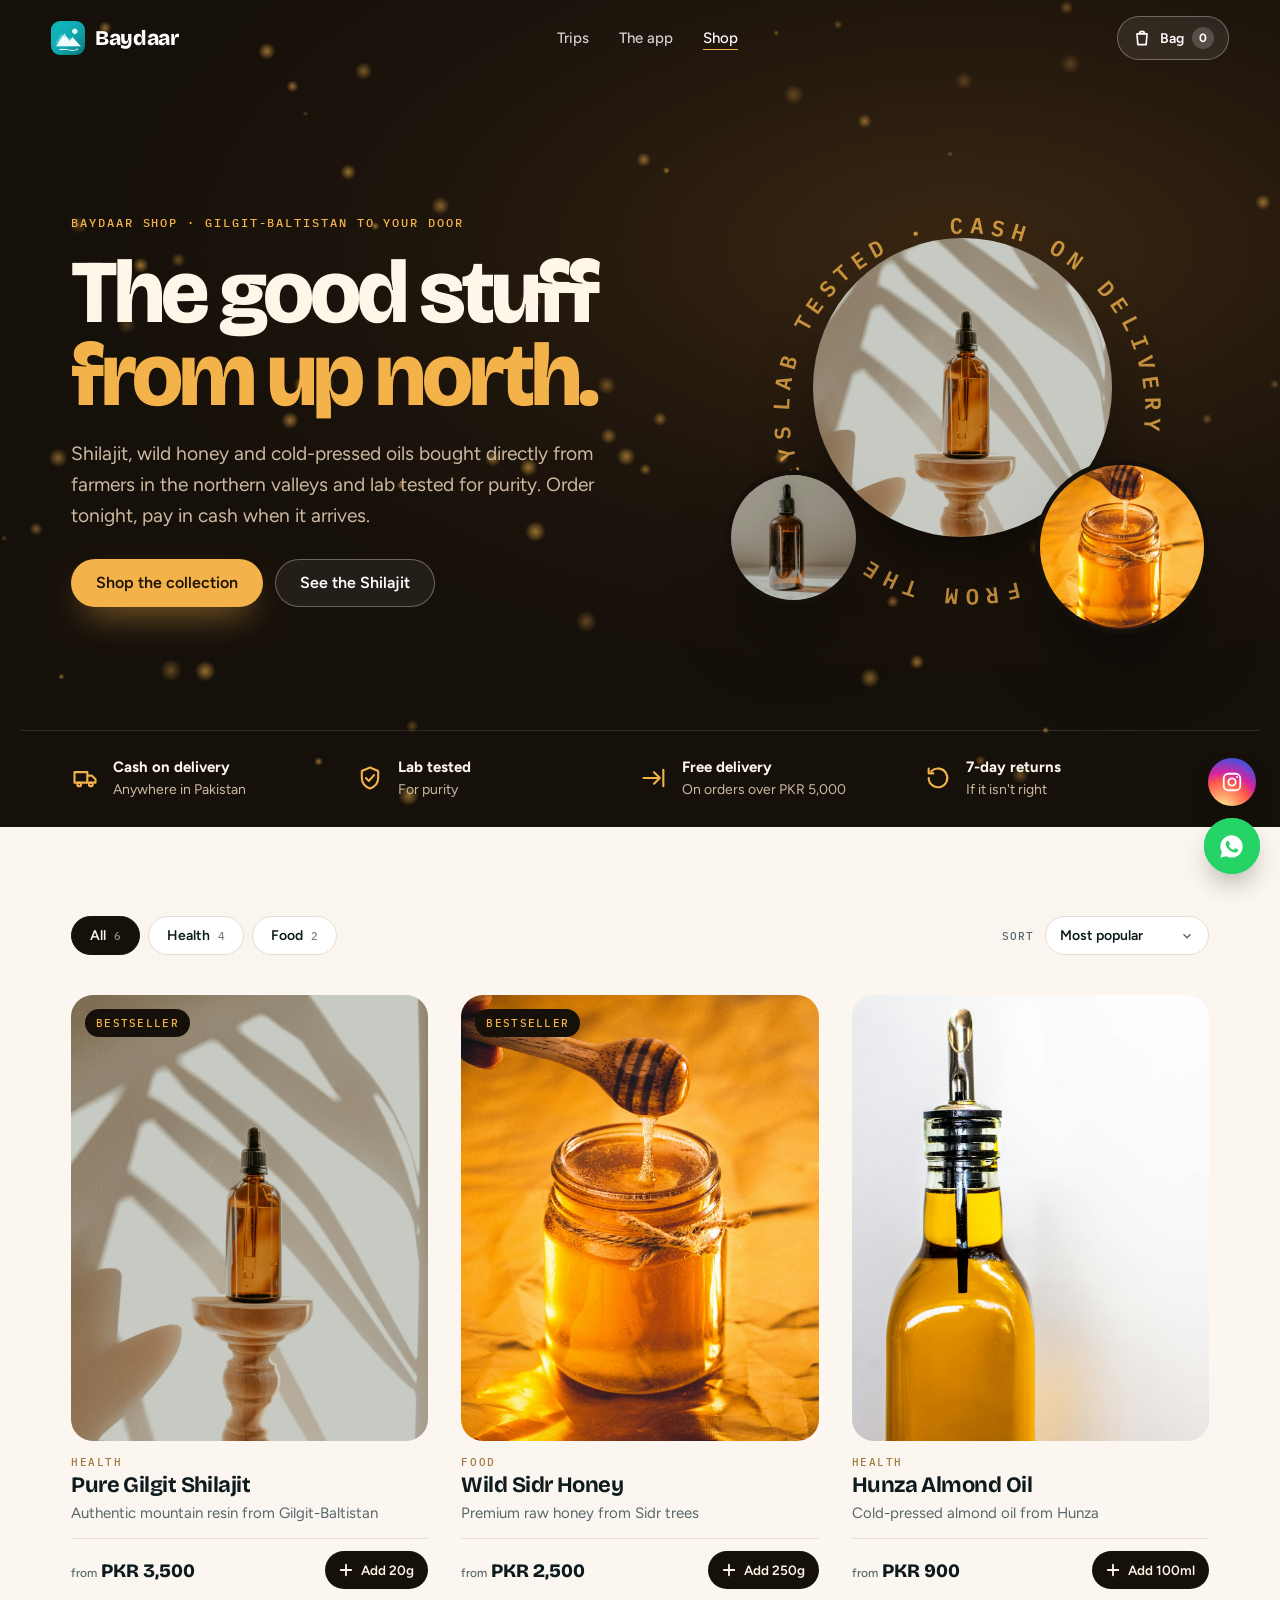
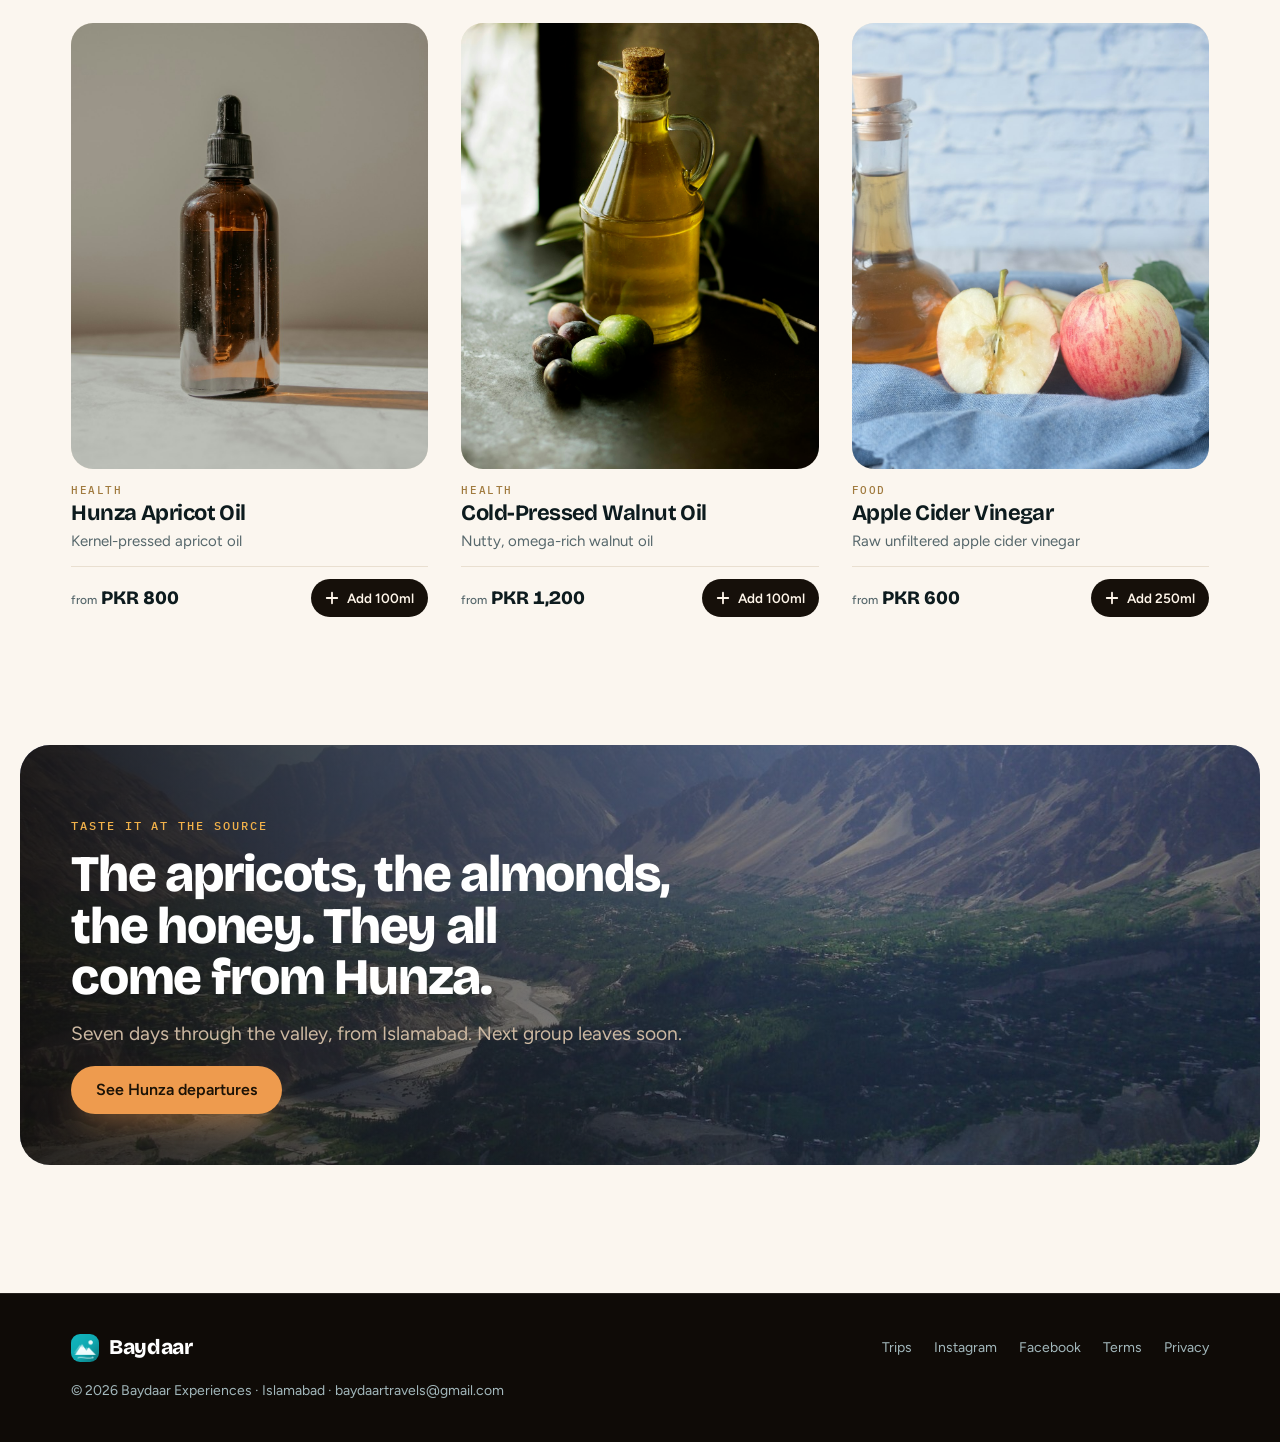
<file: shop.html>
<!doctype html>
<html lang="en">
<head>
<meta charset="utf-8">
<meta name="viewport" content="width=device-width, initial-scale=1, viewport-fit=cover">
<title>Baydaar Shop</title>
<meta name="description" content="Pure Gilgit Shilajit, wild Sidr honey and cold-pressed oils from Pakistan's northern valleys. Cash on delivery across Pakistan.">
<meta name="theme-color" content="#16100A">
<link rel="icon" href="img/icon.png">
<link rel="preconnect" href="https://fonts.googleapis.com">
<link rel="preconnect" href="https://fonts.gstatic.com" crossorigin>
<link rel="stylesheet" href="https://fonts.googleapis.com/css2?family=Bricolage+Grotesque:opsz,wght@12..96,400;12..96,600;12..96,800&family=Figtree:wght@400;500;600;700&family=IBM+Plex+Mono:wght@400;500&display=swap">
<link rel="stylesheet" href="style.css">
<link rel="stylesheet" href="shop.css">
</head>
<body class="shop-page">

<header class="nav" data-nav>
  <a class="brand" href="index.html"><img src="img/icon.png" alt="" width="34" height="34"><span>Baydaar</span></a>
  <nav aria-label="Main">
    <a href="index.html#departures">Trips</a>
    <a href="index.html#app">The app</a>
    <a href="shop.html" aria-current="page">Shop</a>
  </nav>
  <div class="nav-actions">
    <button class="bag-btn" type="button" data-bag-open aria-label="Open your bag">
      <svg viewBox="0 0 24 24" width="20" height="20" fill="none" stroke="currentColor" stroke-width="2" stroke-linecap="round" stroke-linejoin="round" aria-hidden="true"><path d="M6 7h12l-1 13H7L6 7z"/><path d="M9 7a3 3 0 0 1 6 0"/></svg>
      <span>Bag</span><b data-bag-count>0</b>
    </button>
    <button class="menu-btn" type="button" data-menu-btn aria-expanded="false" aria-controls="menu" aria-label="Menu"><span></span><span></span></button>
  </div>
</header>

<div class="menu" id="menu" data-menu>
  <nav aria-label="Mobile">
    <a href="index.html"><small>Home</small>Baydaar Experiences</a>
    <a href="index.html#departures"><small>Trips</small>Leaving soon</a>
    <a href="shop.html"><small>Shop</small>From the valleys</a>
    <a href="index.html#call"><small>Talk</small>Book a 15-min call</a>
  </nav>
  <div class="menu-foot">
    <a href="https://www.instagram.com/baydaarexperiences/" target="_blank" rel="noopener">Instagram</a>
    <a href="https://www.facebook.com/baydaarexperiences/" target="_blank" rel="noopener">Facebook</a>
    <a href="https://www.tiktok.com/@baydaarexperiences" target="_blank" rel="noopener">TikTok</a>
  </div>
</div>

<main>
  <!-- ============ Hero ============ -->
  <section class="s-hero">
    <canvas class="dust" data-dust aria-hidden="true"></canvas>
    <div class="wrap s-hero-grid">
      <div class="s-hero-copy">
        <p class="eyebrow on-dark">Baydaar Shop · Gilgit-Baltistan to your door</p>
        <h1>The good stuff <span>from up north.</span></h1>
        <p class="lede on-dark">Shilajit, wild honey and cold-pressed oils bought directly from farmers in the northern valleys and lab tested for purity. Order tonight, pay in cash when it arrives.</p>
        <div class="cta-row">
          <a class="btn btn-honey" href="#catalogue">Shop the collection</a>
          <button class="btn btn-ghost" type="button" data-open-product="gilgit-shilajit">See the Shilajit</button>
        </div>
      </div>
      <div class="s-hero-art" aria-hidden="true">
        <div class="orb o1"><img src="img/shop/shilajit-1.jpg" alt=""></div>
        <div class="orb o2"><img src="img/shop/honey-1.jpg" alt=""></div>
        <div class="orb o3"><img src="img/shop/apricot-1.jpg" alt=""></div>
        <svg class="ring" viewBox="0 0 200 200"><defs><path id="srp" d="M100,100 m-80,0 a80,80 0 1,1 160,0 a80,80 0 1,1 -160,0"/></defs><text><textPath href="#srp">LAB TESTED · CASH ON DELIVERY · DIRECT FROM THE VALLEYS · </textPath></text></svg>
      </div>
    </div>
    <ul class="wrap perks">
      <li><svg viewBox="0 0 24 24" aria-hidden="true"><path d="M3 7h11v9H3zM14 10h4l3 3v3h-7"/><circle cx="7" cy="17.5" r="1.6"/><circle cx="17" cy="17.5" r="1.6"/></svg><span><b>Cash on delivery</b>Anywhere in Pakistan</span></li>
      <li><svg viewBox="0 0 24 24" aria-hidden="true"><path d="M12 3l7 3v6c0 4.5-3 7.5-7 9-4-1.5-7-4.5-7-9V6l7-3z"/><path d="M8.5 12l2.5 2.5 4.5-5"/></svg><span><b>Lab tested</b>For purity</span></li>
      <li><svg viewBox="0 0 24 24" aria-hidden="true"><path d="M3 12h13M12 7l5 5-5 5"/><path d="M20 5v14"/></svg><span><b>Free delivery</b>On orders over PKR 5,000</span></li>
      <li><svg viewBox="0 0 24 24" aria-hidden="true"><path d="M4 12a8 8 0 1 0 2.3-5.7"/><path d="M4 4v4h4"/></svg><span><b>7-day returns</b>If it isn't right</span></li>
    </ul>
  </section>

  <!-- ============ Catalogue ============ -->
  <section id="catalogue" class="s-cat">
    <div class="wrap">
      <div class="cat-bar">
        <div class="cat-tabs" role="group" aria-label="Filter products" data-cat-tabs>
          <button type="button" aria-pressed="true" data-cat="all">All <span></span></button>
          <button type="button" aria-pressed="false" data-cat="health">Health <span></span></button>
          <button type="button" aria-pressed="false" data-cat="food">Food <span></span></button>
        </div>
        <label class="sort"><span>Sort</span>
          <select id="sort" data-sort>
            <option value="pop">Most popular</option>
            <option value="lo">Price: low to high</option>
            <option value="hi">Price: high to low</option>
          </select>
        </label>
      </div>
      <div class="grid" data-grid></div>
    </div>
  </section>

  <!-- ============ Cross-sell ============ -->
  <section class="s-trip">
    <div class="wrap s-trip-card">
      <img src="img/eagle.jpg" alt="Hunza valley from Eagle's Nest" loading="lazy">
      <div>
        <p class="eyebrow on-dark">Taste it at the source</p>
        <h2>The apricots, the almonds, the honey. They all come from Hunza.</h2>
        <p class="lede on-dark">Seven days through the valley, from Islamabad. Next group leaves soon.</p>
        <a class="btn btn-primary" href="index.html#departures">See Hunza departures</a>
      </div>
    </div>
  </section>
</main>

<footer class="foot">
  <div class="wrap foot-row">
    <a class="brand" href="index.html"><img src="img/icon.png" alt="" width="28" height="28"><span>Baydaar</span></a>
    <nav aria-label="Footer">
      <a href="index.html#departures">Trips</a>
      <a href="https://www.instagram.com/baydaarexperiences/" target="_blank" rel="noopener">Instagram</a>
      <a href="https://www.facebook.com/baydaarexperiences/" target="_blank" rel="noopener">Facebook</a>
      <a href="https://baydaarexperiences.com/terms/" target="_blank" rel="noopener">Terms</a>
      <a href="https://baydaarexperiences.com/privacy/" target="_blank" rel="noopener">Privacy</a>
    </nav>
    <p class="copy">© 2026 Baydaar Experiences · Islamabad · <span class="sel">baydaartravels@gmail.com</span></p>
  </div>
</footer>

<!-- Floating contact -->
<div class="fab">
  <a class="fab-btn fab-ig" data-fab-ig href="https://www.instagram.com/baydaarexperiences/" target="_blank" rel="noopener" aria-label="Baydaar on Instagram">
    <svg viewBox="0 0 24 24" fill="none" stroke="currentColor" stroke-width="2" aria-hidden="true"><rect x="3" y="3" width="18" height="18" rx="5"/><circle cx="12" cy="12" r="4"/><circle cx="17.5" cy="6.5" r="1.1" fill="currentColor" stroke="none"/></svg>
    <span class="fab-tip">@baydaarexperiences</span>
  </a>
  <a class="fab-btn fab-wa" data-fab-wa href="#" aria-label="Chat with Baydaar on WhatsApp">
    <svg viewBox="0 0 24 24" aria-hidden="true"><path fill="currentColor" d="M12.04 2C6.58 2 2.13 6.45 2.13 11.91c0 1.75.46 3.45 1.32 4.95L2.05 22l5.25-1.38c1.45.79 3.08 1.21 4.74 1.21 5.46 0 9.91-4.45 9.91-9.91C21.95 6.45 17.5 2 12.04 2zm5.8 14.02c-.24.68-1.41 1.3-1.95 1.35-.5.05-.97.23-3.27-.68-2.77-1.09-4.52-3.93-4.66-4.11-.14-.18-1.11-1.48-1.11-2.82 0-1.34.7-2 .95-2.27.25-.27.54-.34.72-.34h.52c.17 0 .39-.06.61.46.23.54.77 1.87.84 2.01.07.14.11.3.02.48-.09.18-.14.3-.27.46-.14.16-.29.36-.41.48-.14.14-.28.29-.12.56.16.27.71 1.17 1.52 1.9 1.050.93 1.93 1.22 2.2 1.36.27.14.43.11.59-.07.16-.18.68-.79.86-1.07.18-.27.36-.23.61-.14.25.09 1.58.75 1.85.88.27.14.45.2.52.32.07.11.07.66-.17 1.34z"/></svg>
    <span class="fab-tip">Ask about an order</span>
  </a>
</div>

<!-- ============ Product view ============ -->
<div class="pdp" data-pdp hidden>
  <div class="pdp-backdrop" data-pdp-close></div>
  <article class="pdp-dialog" role="dialog" aria-modal="true" aria-labelledby="pdp-name">
    <button class="bk-x" type="button" data-pdp-close aria-label="Close">
      <svg viewBox="0 0 24 24" width="20" height="20" fill="none" stroke="currentColor" stroke-width="2.2" stroke-linecap="round"><path d="M6 6l12 12M18 6L6 18"/></svg></button>
    <div class="pdp-gallery">
      <div class="pdp-main"><img data-pdp-img src="img/shop/shilajit-1.jpg" alt=""></div>
      <div class="pdp-thumbs" data-pdp-thumbs></div>
    </div>
    <div class="pdp-info">
      <p class="eyebrow" data-pdp-cat>Health</p>
      <h2 id="pdp-name" data-pdp-name>Pure Gilgit Shilajit</h2>
      <p class="pdp-short" data-pdp-short></p>
      <p class="pdp-price"><b data-pdp-price>PKR 3,500</b><span data-pdp-unit></span></p>
      <span class="flabel">Size</span>
      <div class="sizes" data-pdp-sizes role="radiogroup" aria-label="Size"></div>
      <div class="pdp-buy">
        <div class="qty"><button type="button" data-pdp-minus aria-label="One fewer">−</button><output data-pdp-qty>1</output><button type="button" data-pdp-plus aria-label="One more">+</button></div>
        <button class="btn btn-honey" type="button" data-pdp-add>Add to bag</button>
      </div>
      <p class="pdp-free" data-pdp-free></p>
      <div class="acc">
        <details open><summary>About this product</summary><p data-pdp-desc></p></details>
        <details><summary>Delivery and payment</summary><p>Cash on delivery anywhere in Pakistan. The courier calls before delivering. Free delivery on orders over PKR 5,000; below that, the delivery charge is confirmed when we call.</p></details>
        <details><summary>Returns</summary><p>Changed your mind? Message us within 7 days of delivery to return it.</p></details>
      </div>
    </div>
  </article>
</div>

<!-- ============ Bag drawer ============ -->
<div class="bag" data-bag hidden>
  <div class="bag-backdrop" data-bag-close></div>
  <aside class="bag-panel" role="dialog" aria-modal="true" aria-labelledby="bag-title">
    <header class="bag-head">
      <h2 id="bag-title" data-bag-title>Your bag</h2>
      <button class="bk-x" type="button" data-bag-close aria-label="Close bag">
        <svg viewBox="0 0 24 24" width="20" height="20" fill="none" stroke="currentColor" stroke-width="2.2" stroke-linecap="round"><path d="M6 6l12 12M18 6L6 18"/></svg></button>
    </header>

    <!-- view: cart -->
    <div class="bag-view" data-view="cart">
      <div class="free-bar" data-free><p data-free-msg></p><span><i data-free-fill></i></span></div>
      <ul class="lines" data-lines></ul>
      <div class="bag-empty" data-empty hidden>
        <p>Your bag is empty.</p>
        <button class="btn btn-honey" type="button" data-bag-close>Browse the shop</button>
      </div>
      <footer class="bag-foot" data-bag-foot>
        <div class="sum"><span>Subtotal</span><b data-subtotal>PKR 0</b></div>
        <div class="sum small"><span>Delivery</span><span data-delivery>Free</span></div>
        <div class="sum small"><span>Payment</span><span>Cash on delivery</span></div>
        <button class="btn btn-honey wide" type="button" data-checkout>Checkout · <span data-total>PKR 0</span></button>
      </footer>
    </div>

    <!-- view: checkout -->
    <form class="bag-view" data-view="checkout" data-co-form hidden novalidate>
      <button class="linkish back" type="button" data-co-back>← Back to bag</button>
      <h3>Where should it go?</h3>
      <div class="field"><label for="co-name">Full name</label><input id="co-name" autocomplete="name" required></div>
      <div class="field"><label for="co-phone">Phone (the courier calls this)</label><input id="co-phone" type="tel" autocomplete="tel" required placeholder="03xx xxxxxxx"></div>
      <div class="field"><label for="co-city">City</label>
        <select id="co-city" autocomplete="address-level2"><option>Islamabad</option><option>Rawalpindi</option><option>Lahore</option><option>Karachi</option><option>Peshawar</option><option>Faisalabad</option><option>Multan</option><option>Quetta</option><option>Gilgit</option><option>Other city</option></select></div>
      <div class="field"><label for="co-addr">Full address</label><textarea id="co-addr" rows="3" autocomplete="street-address" required placeholder="House, street, area, nearest landmark"></textarea></div>
      <div class="field"><label for="co-notes">Order notes <span>optional</span></label><input id="co-notes" placeholder="Gift wrap, call after 6 pm…"></div>
      <div class="pay-card" aria-label="Payment method">
        <span class="radio on"></span>
        <div><b>Cash on delivery</b><small>Pay the rider when it arrives. No card needed.</small></div>
      </div>
      <p class="bk-err" data-co-err role="alert" hidden></p>
      <div class="bag-foot">
        <div class="sum"><span>To pay on delivery</span><b data-co-total>PKR 0</b></div>
        <button class="btn btn-honey wide" type="submit">Place order</button>
      </div>
    </form>

    <!-- view: placed -->
    <div class="bag-view placed" data-view="placed" hidden>
      <svg class="jar" viewBox="0 0 80 100" aria-hidden="true"><path class="lid" d="M20 12h40v12H20z"/><path class="glass" d="M16 28c0-3 3-4 6-4h36c3 0 6 1 6 4v56c0 6-4 10-10 10H26c-6 0-10-4-10-10z"/><path class="fill" d="M18 58c10-6 20 6 30 0s12-4 14-2v28c0 5-3 8-8 8H26c-5 0-8-3-8-8z"/></svg>
      <p class="eyebrow">Order <span data-order-ref>BO-0000</span></p>
      <h3>Almost packed.</h3>
      <p class="placed-msg" data-placed-msg></p>
      <div class="cta-col">
        <a class="btn btn-honey wide" data-order-send target="_blank" rel="noopener" href="#">Send order on WhatsApp</a>
        <button class="linkish" type="button" data-bag-close>Keep shopping</button>
      </div>
    </div>
  </aside>
</div>

<div class="toast" data-toast role="status" aria-live="polite"></div>

<script src="config.js"></script>
<script src="shop.js"></script>
</body>
</html>
</file>
<file: style.css>
/* Baydaar Experiences · the page is a climb, 540 m to 4,693 m.
   Brand faces and colours match the Baydaar app (Bricolage Grotesque, Figtree, teal #0FA8B0, apricot #EE9B4E). */

:root{
  --night:#0B1A21;     /* glacier night: departures, hero base */
  --night-2:#112832;
  --summit:#060E13;    /* the last section, under stars */
  --resin:#16100A;     /* shilajit brown: shop */
  --snow:#EEF3F1;      /* light sections */
  --paper:#FFFFFF;
  --ink:#0D1B1E;
  --muted:#56676B;
  --line:#D7E0DF;
  --teal:#0FA8B0;
  --teal-ink:#0A7C83;
  --teal-bright:#3CD0D7;
  --apricot:#EE9B4E;
  --honey:#F3B24A;
  --on-dark:#EEF4F4;
  --on-dark-muted:#A3B8BC;
  --line-dark:rgba(238,244,244,.14);

  --display:"Bricolage Grotesque","Avenir Next","Segoe UI",system-ui,sans-serif;
  --body:"Figtree","Helvetica Neue","Segoe UI",system-ui,sans-serif;
  --mono:"IBM Plex Mono",ui-monospace,"SF Mono",Menlo,monospace;
  --urdu:"Noto Nastaliq Urdu","Jameel Noori Nastaleeq",serif;

  --gutter:clamp(16px,4vw,56px);
  --ease:cubic-bezier(.2,.8,.2,1);
  color-scheme:light;
}

*{box-sizing:border-box}
html{scroll-behavior:smooth;-webkit-text-size-adjust:100%}
html.lenis{scroll-behavior:auto}
body{margin:0;background:var(--night);color:var(--ink);font:400 17px/1.6 var(--body);-webkit-font-smoothing:antialiased;overflow-x:hidden}
img{max-width:100%;display:block}
a{color:inherit}
button,input,select{font:inherit;color:inherit}
:focus-visible{outline:3px solid var(--apricot);outline-offset:3px;border-radius:8px}
[hidden]{display:none!important}
h1,h2,h3{font-family:var(--display);letter-spacing:-.025em;line-height:1;margin:0;text-wrap:balance}
p{margin:0}
.wrap{max-width:1240px;margin-inline:auto;padding-inline:var(--gutter)}
section{position:relative}

.eyebrow{font:500 12px/1.2 var(--mono);letter-spacing:.16em;text-transform:uppercase;color:var(--teal-ink)}
.eyebrow.on-dark{color:var(--teal-bright)}
.eyebrow em{font-style:normal;color:var(--apricot)}
.lede{font-size:clamp(17px,1.5vw,20px);color:var(--muted);max-width:36em}
.lede.on-dark{color:var(--on-dark-muted)}
.fine{font-size:14px;color:var(--muted)}
.fine.on-dark{color:var(--on-dark-muted)}
.sel{user-select:all}
.sec-head{display:grid;gap:18px;margin-bottom:clamp(36px,5vw,64px);max-width:780px}
.sec-head h2,.book h2,.app h2,.call h2,.places h2{font-size:clamp(40px,5.6vw,80px);font-weight:800}

/* ---------- Buttons ---------- */
.btn{display:inline-flex;align-items:center;justify-content:center;gap:10px;padding:15px 24px;border-radius:999px;border:1.5px solid transparent;
  font:600 16px/1 var(--body);text-decoration:none;cursor:pointer;transition:transform .25s var(--ease),background .25s,box-shadow .25s,border-color .25s}
.btn:hover{transform:translateY(-2px)}
.btn-primary{background:var(--apricot);color:#1B1206;box-shadow:0 14px 34px -14px rgba(238,155,78,.8)}
.btn-primary:hover{background:#F4AB63}
.btn-ghost{border-color:rgba(255,255,255,.4);color:#fff;backdrop-filter:blur(6px);background:rgba(255,255,255,.06)}
.btn-ghost:hover{border-color:#fff;background:rgba(255,255,255,.14)}
.btn-outline{border-color:var(--line);color:var(--ink);background:transparent}
.btn-light{background:#fff;color:var(--ink)}
.btn-sm{padding:10px 18px;font-size:14px}
.btn.wide{width:100%}
.linkish{background:none;border:0;padding:6px;color:var(--muted);text-decoration:underline;text-underline-offset:3px;cursor:pointer;font-size:14px}
.linkish.on-dark{color:var(--on-dark-muted)}

/* ---------- Nav ---------- */
.nav{position:fixed;inset:0 0 auto 0;z-index:50;display:flex;align-items:center;justify-content:space-between;gap:16px;
  padding:calc(16px + env(safe-area-inset-top,0px)) var(--gutter) 16px;color:#fff;transition:background .35s,backdrop-filter .35s,padding .35s}
.nav.scrolled{background:rgba(8,20,26,.72);backdrop-filter:blur(14px) saturate(1.3);-webkit-backdrop-filter:blur(14px) saturate(1.3);padding-block:calc(10px + env(safe-area-inset-top,0px)) 10px}
.brand{display:flex;align-items:center;gap:10px;text-decoration:none;font:800 21px/1 var(--display);letter-spacing:-.02em}
.brand img{border-radius:9px}
.nav nav{display:flex;gap:30px;font-weight:500;font-size:15px}
.nav nav a{text-decoration:none;opacity:.8;transition:opacity .2s}
.nav nav a:hover{opacity:1}

/* ---------- Altimeter ---------- */
.alti{position:fixed;z-index:40;right:clamp(10px,1.6vw,26px);top:50%;transform:translateY(-50%);display:flex;align-items:center;gap:12px;pointer-events:none}
.alti-track{position:relative;width:2px;height:180px;background:rgba(255,255,255,.22);border-radius:2px;overflow:hidden;box-shadow:0 0 0 1px rgba(0,0,0,.08)}
.alti-fill{position:absolute;inset:auto 0 0 0;height:0;background:linear-gradient(var(--apricot),var(--teal-bright))}
.alti-read{order:-1;display:grid;justify-items:end;padding:8px 12px;border-radius:12px;background:rgba(8,20,26,.62);backdrop-filter:blur(10px);-webkit-backdrop-filter:blur(10px);color:#fff;font:500 11px/1.3 var(--mono);letter-spacing:.08em;text-transform:uppercase;font-variant-numeric:tabular-nums}
.alti-read b{font:800 22px/1 var(--display);letter-spacing:-.02em;text-transform:none}
.alti-read small{font-size:10px;opacity:.7;margin-top:-2px}
.alti-read span{opacity:.75;margin-top:4px}

/* ---------- Hero ---------- */
.hero{min-height:min(100svh,960px);display:grid;align-items:end;color:var(--on-dark);overflow:hidden;isolation:isolate;padding:140px var(--gutter) clamp(56px,8vw,96px)}
.hero-media{position:absolute;inset:-4%;z-index:-3;will-change:transform}
.hero-media img{width:100%;height:100%;object-fit:cover;object-position:center 42%;animation:kenburns 26s var(--ease) both}
@keyframes kenburns{from{transform:scale(1.14)}to{transform:scale(1)}}
.hero::before{content:"";position:absolute;inset:0;z-index:-2;
  background:linear-gradient(95deg,rgba(7,18,23,.86) 0%,rgba(7,18,23,.55) 42%,rgba(7,18,23,.05) 78%),
             linear-gradient(0deg,rgba(11,26,33,1) 0%,rgba(11,26,33,0) 34%)}
.leaves{position:absolute;inset:0;z-index:-1;width:100%;height:100%;pointer-events:none}
.hero-inner{position:relative;max-width:1240px;width:100%;margin-inline:auto;display:grid;gap:22px}
.urdu{font:500 clamp(38px,5vw,64px)/1.9 var(--urdu);color:var(--apricot);justify-self:start;margin-bottom:-18px;text-shadow:0 6px 30px rgba(0,0,0,.35)}
.hero-title{font-size:clamp(58px,10vw,150px);font-weight:800;line-height:.9;letter-spacing:-.045em;max-width:10ch;color:#fff}
.hero-title span{display:inline-block}
.hero-title .accent{color:var(--apricot)}
.hero .lede{color:#D2E0E2;max-width:34em}
.cta-row{display:flex;flex-wrap:wrap;gap:12px;margin-top:6px}
.proof{list-style:none;margin:18px 0 0;padding:22px 0 0;border-top:1px solid var(--line-dark);display:grid;grid-template-columns:repeat(3,minmax(0,220px));gap:28px}
.proof li{display:grid;gap:4px}
.proof b{font:800 30px/1 var(--display);letter-spacing:-.02em;color:#fff}
.proof span{font-size:14px;line-height:1.4;color:var(--on-dark-muted)}
.next-dep{position:absolute;right:calc(var(--gutter) + 110px);bottom:clamp(56px,8vw,96px);display:grid;grid-template-columns:auto 1fr;column-gap:10px;row-gap:2px;align-items:center;
  padding:14px 18px;border-radius:16px;background:rgba(255,255,255,.1);border:1px solid rgba(255,255,255,.22);backdrop-filter:blur(12px);-webkit-backdrop-filter:blur(12px);text-decoration:none;color:#fff;font-size:13px;transition:background .25s}
.next-dep:hover{background:rgba(255,255,255,.18)}
.next-dep>span:nth-child(2){font:500 10.5px/1.2 var(--mono);letter-spacing:.14em;text-transform:uppercase;color:var(--on-dark-muted)}
.next-dep b{grid-column:2;font:700 18px/1.15 var(--display)}
.next-dep>span:last-child{grid-column:2;color:#D2E0E2}
.pulse{grid-row:1/span 3;width:10px;height:10px;border-radius:50%;background:#46E08A;box-shadow:0 0 0 0 rgba(70,224,138,.6);animation:pulse 1.8s infinite}
@keyframes pulse{70%{box-shadow:0 0 0 12px rgba(70,224,138,0)}100%{box-shadow:0 0 0 0 rgba(70,224,138,0)}}

/* ---------- Moving horizon ---------- */
.horizon{position:relative;height:clamp(110px,16vw,220px);background:var(--night);overflow:hidden;margin-top:-1px}
.horizon-track{position:absolute;inset:0;background:url(img/k2-panorama.jpg) 0 60%/auto 150% repeat-x;opacity:.55;filter:saturate(.7) contrast(1.05);animation:pan 120s linear infinite;
  -webkit-mask-image:linear-gradient(180deg,transparent 0%,#000 30%,#000 60%,transparent 100%);mask-image:linear-gradient(180deg,transparent 0%,#000 30%,#000 60%,transparent 100%)}
@keyframes pan{to{background-position:-3200px 60%}}

/* ---------- Departures board ---------- */
.departures{background:var(--night);color:var(--on-dark);padding-block:clamp(40px,6vw,80px) clamp(90px,11vw,150px);overflow:hidden;isolation:isolate}
.departures h2{color:#fff}
.contours{position:absolute;inset:0;width:100%;height:100%;z-index:-1;opacity:.55;pointer-events:none}
.board-tabs{display:flex;gap:8px;flex-wrap:wrap;margin-bottom:22px}
.board-tabs button{padding:9px 18px;border-radius:999px;border:1px solid var(--line-dark);background:transparent;color:var(--on-dark);font-weight:600;font-size:14px;cursor:pointer;transition:background .2s,color .2s}
.board-tabs button[aria-pressed="true"]{background:#fff;color:var(--night);border-color:#fff}
.board{display:grid;border-top:1px solid var(--line-dark)}
.dep{display:grid;grid-template-columns:128px minmax(0,1.6fr) 90px minmax(0,1fr) 170px 44px;gap:22px;align-items:center;padding:20px 8px;border-bottom:1px solid var(--line-dark);
  text-decoration:none;color:inherit;cursor:pointer;position:relative;transition:background .3s}
.dep::before{content:"";position:absolute;inset:0;background:linear-gradient(90deg,rgba(15,168,176,.16),rgba(15,168,176,0));opacity:0;transition:opacity .3s}
.dep:hover::before,.dep:focus-visible::before{opacity:1}
.dep>*{position:relative}
.flaps{display:flex;gap:3px;font:500 15px/1 var(--mono);font-variant-numeric:tabular-nums}
.flap{display:inline-grid;place-items:center;min-width:19px;height:30px;padding-inline:3px;border-radius:4px;background:#050D11;color:#F4E7C9;box-shadow:inset 0 -1px 0 rgba(255,255,255,.06),inset 0 14px 0 rgba(255,255,255,.035);position:relative}
.flap::after{content:"";position:absolute;left:0;right:0;top:50%;height:1px;background:rgba(0,0,0,.55)}
.flap.sp{background:transparent;box-shadow:none;min-width:6px}
.dep-name b{display:block;font:700 clamp(19px,1.8vw,24px)/1.15 var(--display);letter-spacing:-.01em;color:#fff}
.dep-name span{font-size:14px;color:var(--on-dark-muted)}
.dep-days{font:500 13px var(--mono);color:var(--on-dark-muted);letter-spacing:.06em}
.dep-seats{display:grid;gap:7px;font-size:13px;color:var(--on-dark-muted)}
.dep-seats .bar{height:4px;background:rgba(255,255,255,.12);border-radius:4px;overflow:hidden}
.dep-seats .bar i{display:block;height:100%;background:var(--teal-bright);border-radius:4px}
.dep-seats.low{color:var(--apricot)}
.dep-seats.low .bar i{background:var(--apricot)}
.dep-price{text-align:right;font:800 20px/1.1 var(--display);color:#fff;font-variant-numeric:tabular-nums}
.dep-price small{display:block;font:400 12px var(--body);color:var(--on-dark-muted)}
.dep-go{width:44px;height:44px;border-radius:50%;display:grid;place-items:center;border:1px solid var(--line-dark);transition:background .25s,transform .25s var(--ease)}
.dep:hover .dep-go{background:var(--apricot);border-color:var(--apricot);color:#1B1206;transform:translateX(4px)}
.departures .fine{margin-top:18px}

/* ---------- Places ---------- */
.places{background:var(--snow);color:var(--ink);padding-block:clamp(70px,8vw,110px) clamp(56px,7vw,90px)}
.places-head{margin-bottom:28px}
.places-intro{display:grid;gap:14px}
.places .places-intro h2{font-size:clamp(34px,4vw,56px)}

/* places · list layout */
.pl{display:grid;grid-template-columns:minmax(0,5fr) minmax(0,7fr);gap:clamp(24px,4vw,56px);align-items:stretch}
.pl-list{list-style:none;margin:0;padding:0;border-top:1px solid var(--line);align-self:start}
.pl-row{width:100%;display:grid;grid-template-columns:86px minmax(0,1fr) auto;grid-template-areas:"m n k" "m r k";column-gap:14px;align-items:center;text-align:left;
  padding:12px 12px 12px 14px;border:0;border-bottom:1px solid var(--line);background:transparent;cursor:pointer;position:relative;color:var(--ink);transition:background .25s}
.pl-row::before{content:"";position:absolute;left:0;top:0;bottom:0;width:3px;background:var(--apricot);transform:scaleY(0);transition:transform .35s var(--ease)}
.pl-row:hover{background:rgba(255,255,255,.6)}
.pl-row[aria-pressed="true"]{background:#fff}
.pl-row[aria-pressed="true"]::before{transform:none}
.pl-m{grid-area:m;font:500 12px var(--mono);letter-spacing:.04em;color:var(--muted);font-variant-numeric:tabular-nums}
.pl-n{grid-area:n;font:700 clamp(18px,1.6vw,22px)/1.15 var(--display);letter-spacing:-.01em;transition:color .25s}
.pl-r{grid-area:r;font-size:13px;color:var(--muted)}
.pl-k{grid-area:k;font:500 10px var(--mono);letter-spacing:.12em;text-transform:uppercase;color:var(--muted);padding:5px 8px;border:1px solid var(--line);border-radius:999px}
.pl-row[aria-pressed="true"] .pl-m{color:var(--apricot)}
.pl-row[aria-pressed="true"] .pl-k{border-color:var(--ink);color:var(--ink)}
.pl-view{position:relative;min-height:460px;border-radius:26px;overflow:hidden;background:var(--night);isolation:isolate;display:flex;align-items:flex-end}
.pl-frame{position:absolute;inset:0;z-index:-2}
.pl-frame img{position:absolute;inset:0;width:100%;height:100%;object-fit:cover;opacity:0;transform:scale(1.06);transition:opacity .6s var(--ease),transform 1.4s var(--ease)}
.pl-frame img.on{opacity:1;transform:none}
.pl-view::after{content:"";position:absolute;inset:0;z-index:-1;background:linear-gradient(0deg,rgba(6,14,19,.9) 0%,rgba(6,14,19,.35) 45%,rgba(6,14,19,0) 70%)}
.pl-card{width:100%;padding:clamp(20px,2.6vw,32px);color:#fff;display:grid;gap:8px}
.pl-card.swap>*{animation:plin .55s var(--ease) both}
.pl-card.swap>*:nth-child(2){animation-delay:.04s}.pl-card.swap>*:nth-child(3){animation-delay:.08s}.pl-card.swap>*:nth-child(4){animation-delay:.12s}
@keyframes plin{from{opacity:0;transform:translateY(10px)}}
.pl-alt{font:500 12px var(--mono);letter-spacing:.1em;color:var(--apricot)}
.pl-card h3{font-size:clamp(34px,3.6vw,52px);font-weight:800;color:#fff}
.pl-line{color:#D8E4E6;max-width:44ch}
.pl-trip{display:flex;justify-content:space-between;align-items:center;gap:16px;flex-wrap:wrap;margin-top:10px;padding-top:16px;border-top:1px solid rgba(255,255,255,.18)}
.pl-trip small{display:block;font-size:13px;color:#C9D8DB}
.pl-trip b{font:800 22px var(--display);font-variant-numeric:tabular-nums}
.pl-trip .btn svg{transition:transform .3s var(--ease)}
.pl-trip .btn:hover svg{transform:translateX(4px)}

/* ---------- Booking web app ---------- */
.book{background:var(--snow);padding-block:clamp(90px,11vw,150px)}
.book-grid{display:grid;grid-template-columns:minmax(0,1fr) minmax(0,480px);gap:clamp(40px,6vw,96px);align-items:start}
.book-copy{display:grid;gap:22px;position:sticky;top:110px}
.steps{list-style:none;margin:10px 0 0;padding:0;display:grid;gap:0;counter-reset:s;border-top:1px solid var(--line)}
.steps li{display:grid;grid-template-columns:44px 1fr;padding:16px 0;border-bottom:1px solid var(--line);counter-increment:s}
.steps li::before{content:counter(s);grid-row:1/span 2;width:30px;height:30px;border-radius:50%;display:grid;place-items:center;background:var(--teal);color:#fff;font:600 13px var(--mono)}
.steps b{font-weight:700}
.steps span{color:var(--muted);font-size:15px}
.webapp{background:var(--paper);border-radius:22px;box-shadow:0 50px 90px -40px rgba(9,40,45,.45),0 0 0 1px rgba(13,27,30,.06);overflow:hidden}
.wa-bar{display:flex;align-items:center;gap:6px;padding:12px 16px;background:#F1F4F4;border-bottom:1px solid var(--line)}
.wa-bar i{width:10px;height:10px;border-radius:50%;background:#D5DCDC}
.wa-bar i:first-child{background:#FF6159}.wa-bar i:nth-child(2){background:#FFBD2E}.wa-bar i:nth-child(3){background:#28C941}
.wa-bar span{margin-left:10px;flex:1;padding:6px 12px;border-radius:8px;background:#fff;font:500 12px var(--mono);color:var(--muted);overflow:hidden;text-overflow:ellipsis;white-space:nowrap}
.wa-body{padding:18px}
.wa-hero{position:relative;height:150px;border-radius:14px;overflow:hidden;color:#fff;display:flex;align-items:flex-end}
.wa-hero img{position:absolute;inset:0;width:100%;height:100%;object-fit:cover;transition:opacity .4s}
.wa-hero::after{content:"";position:absolute;inset:0;background:linear-gradient(0deg,rgba(6,14,19,.8),rgba(6,14,19,0) 65%)}
.wa-hero div{position:relative;z-index:1;padding:14px 16px;display:grid}
.wa-hero small{font-size:12px;opacity:.85}
.wa-hero b{font:700 21px/1.1 var(--display)}
.wa-form{display:grid;gap:10px;margin-top:16px}
.wa-label{font:500 11px/1 var(--mono);letter-spacing:.12em;text-transform:uppercase;color:var(--muted);margin-top:6px}
select,input{width:100%;padding:13px 14px;border-radius:12px;border:1px solid var(--line);background:#fff;font-size:16px;color:var(--ink)}
select{appearance:none;background-image:url("data:image/svg+xml,%3Csvg xmlns='http://www.w3.org/2000/svg' width='14' height='14' viewBox='0 0 24 24' fill='none' stroke='%2356676B' stroke-width='2.4'%3E%3Cpath d='M6 9l6 6 6-6'/%3E%3C/svg%3E");background-repeat:no-repeat;background-position:right 14px center;padding-right:40px}
.chips{display:flex;flex-wrap:wrap;gap:8px}
.chip{padding:10px 14px;border-radius:12px;border:1px solid var(--line);background:#fff;font-size:14px;font-weight:600;cursor:pointer;display:grid;text-align:left;line-height:1.25;transition:border-color .2s,background .2s,transform .2s}
.chip small{font-weight:400;color:var(--muted);font-size:12px}
.chip[aria-checked="true"]{border-color:var(--teal);background:#E3F4F5;box-shadow:inset 0 0 0 1px var(--teal)}
.chip:disabled{opacity:.4;cursor:not-allowed}
.stepper{display:flex;align-items:center;gap:10px}
.stepper button{width:42px;height:42px;border-radius:12px;border:1px solid var(--line);background:#fff;font-size:20px;cursor:pointer}
.stepper output{min-width:28px;text-align:center;font:700 20px var(--display);font-variant-numeric:tabular-nums}
.stepper .seats{margin-left:auto;font-size:13px;color:var(--muted)}
.wa-sum{display:grid;gap:6px;padding:14px 16px;border-radius:14px;background:#F4F7F7;margin-top:8px;font-variant-numeric:tabular-nums}
.wa-sum div{display:flex;justify-content:space-between;align-items:baseline;gap:12px;font-size:15px}
.wa-sum .adv b{font:800 22px var(--display);color:var(--teal-ink)}
.refund p{font-size:13px;color:var(--muted);margin:4px 0 8px}
.tiers{display:grid;grid-template-columns:repeat(3,1fr);gap:6px}
.tier{padding:9px 10px;border-radius:10px;border:1px solid var(--line);font-size:12px;line-height:1.3;color:var(--muted);transition:background .3s,border-color .3s}
.tier b{display:block;font:700 16px var(--display);color:var(--ink);font-variant-numeric:tabular-nums}
.tier.now{border-color:var(--teal);background:#E3F4F5}
.wa-done,.meet-done{display:grid;gap:14px;justify-items:center;text-align:center;padding:28px 8px 12px}
.wa-done h3,.meet-done h3{font-size:28px;font-weight:800}
.wa-done p{color:var(--muted);max-width:32ch}
.cta-col{display:grid;gap:10px;width:100%}
.tick{width:64px;height:64px;border-radius:50%;background:var(--teal);display:grid;place-items:center;animation:pop .5s var(--ease)}
.tick svg{width:30px;height:30px;fill:none;stroke:#fff;stroke-width:2.6;stroke-linecap:round;stroke-linejoin:round;stroke-dasharray:24;stroke-dashoffset:24;animation:draw .5s .2s forwards}
@keyframes pop{from{transform:scale(.5)}}
@keyframes draw{to{stroke-dashoffset:0}}

/* ---------- App ---------- */
.app{background:linear-gradient(180deg,var(--snow) 0%,#DDEFEF 100%);padding-block:clamp(90px,11vw,150px);overflow:hidden}
.app-grid{display:grid;grid-template-columns:minmax(0,.9fr) minmax(0,1fr);gap:clamp(40px,7vw,110px);align-items:center}
.app-phone-col{display:grid;place-items:center;position:relative}
.app-phone-col::before{content:"";position:absolute;width:min(520px,95%);aspect-ratio:1;border-radius:50%;background:radial-gradient(circle,rgba(15,168,176,.28),rgba(15,168,176,0) 68%)}
.phone{position:relative;width:min(300px,72vw);border-radius:46px;padding:10px;background:linear-gradient(145deg,#2A3A3E,#0B1316);box-shadow:0 60px 90px -40px rgba(9,40,45,.6),inset 0 0 0 1.5px rgba(255,255,255,.12)}
.phone-screen{position:relative;border-radius:37px;overflow:hidden;aspect-ratio:640/1390;background:#fff}
.scr{position:absolute;inset:0;width:100%;height:100%;object-fit:cover;object-position:top;opacity:0;transform:scale(1.04);transition:opacity .6s var(--ease),transform .9s var(--ease)}
.scr.is-on{opacity:1;transform:none}
.float{position:absolute;display:flex;align-items:center;gap:12px;padding:12px 16px;border-radius:18px;background:rgba(255,255,255,.92);backdrop-filter:blur(10px);-webkit-backdrop-filter:blur(10px);
  box-shadow:0 24px 50px -20px rgba(9,40,45,.45);font-size:13px;line-height:1.3;white-space:nowrap;opacity:0;transform:translateY(14px) scale(.96);transition:opacity .5s var(--ease),transform .6s var(--ease);pointer-events:none}
.float.is-on{opacity:1;transform:none;animation:bob 4s ease-in-out infinite}
@keyframes bob{50%{transform:translateY(-6px)}}
.float small{display:block;color:var(--muted);font-size:11.5px}
.float b{font-weight:700}
.f-near{left:-34%;top:22%}
.f-circle{right:-36%;top:44%}
.f-plan{left:-28%;bottom:16%;display:grid;gap:2px}
.radar{position:relative;width:26px;height:26px}
.radar i{position:absolute;inset:0;border-radius:50%;border:2px solid var(--teal);opacity:0;animation:ping 2.4s infinite}
.radar i:nth-child(2){animation-delay:.8s}.radar i:nth-child(3){animation-delay:1.6s}
.radar::after{content:"";position:absolute;inset:8px;border-radius:50%;background:var(--teal)}
@keyframes ping{from{transform:scale(.3);opacity:1}to{transform:scale(1.4);opacity:0}}
.avs{display:flex}
.avs i{width:30px;height:30px;border-radius:50%;display:grid;place-items:center;font:600 10.5px var(--body);font-style:normal;color:#fff;border:2px solid #fff;margin-left:-8px}
.avs i:first-child{margin-left:0;background:#0FA8B0}.avs i:nth-child(2){background:#EE9B4E}.avs i:nth-child(3){background:#3B6E8F}.avs i:nth-child(4){background:#0D1B1E}
.app-copy{display:grid;gap:22px}
.features{display:grid;gap:4px;margin-top:6px}
.feat{padding:18px 20px;border-radius:18px;cursor:pointer;border:1px solid transparent;transition:background .35s,border-color .35s}
.feat h3{font-size:22px;font-weight:700;display:flex;align-items:center;gap:12px}
.feat h3::before{content:"";width:8px;height:8px;border-radius:50%;background:var(--line);transition:background .3s,transform .3s}
.feat p{color:var(--muted);margin-top:8px;max-width:40ch;display:grid;transition:opacity .3s}
.feat:not(.is-on) p{opacity:.55}
.feat.is-on{background:rgba(255,255,255,.75);border-color:rgba(13,27,30,.06);box-shadow:0 20px 40px -30px rgba(9,40,45,.4)}
.feat.is-on h3::before{background:var(--apricot);transform:scale(1.4)}
.stores{display:flex;flex-wrap:wrap;gap:10px;margin-top:6px}
.store{display:inline-flex;align-items:center;gap:12px;padding:10px 18px 10px 14px;border-radius:14px;text-decoration:none;background:var(--ink);color:#fff;transition:transform .2s}
.store:hover{transform:translateY(-2px)}
.store svg{width:24px;height:24px;flex:none}
.store small{display:block;font-size:11px;opacity:.7}
.store b{display:block;font:700 16px/1.15 var(--display)}
.store.soon{background:transparent;color:var(--muted);border:1px dashed #B9C6C6}
.store.soon:hover{transform:none}

/* ---------- Shop ---------- */
.shop{background:radial-gradient(120% 80% at 50% 0%,#2A1D0F 0%,var(--resin) 60%);color:#F6EBDD;padding-block:clamp(90px,11vw,150px);overflow:hidden;isolation:isolate}
.shop h2{color:#FFF6EA}
.shop .eyebrow.on-dark{color:var(--honey)}
.shop .lede.on-dark{color:#CDB9A2}
.dust{position:absolute;inset:0;width:100%;height:100%;z-index:-1;pointer-events:none}
.products{display:grid;grid-template-columns:repeat(3,minmax(0,1fr));gap:clamp(16px,2.4vw,30px)}
.prod{text-decoration:none;color:inherit;display:grid;gap:18px;transform-style:preserve-3d;transition:transform .5s var(--ease)}
.prod:nth-child(2){margin-top:48px}
.prod-media{position:relative;aspect-ratio:4/5;border-radius:24px;overflow:hidden;background:#241A10;box-shadow:0 40px 70px -35px rgba(0,0,0,.8);animation:float 7s ease-in-out infinite}
.prod:nth-child(2) .prod-media{animation-delay:-2.3s}
.prod:nth-child(3) .prod-media{animation-delay:-4.6s}
@keyframes float{50%{transform:translateY(-12px)}}
.prod-media img{width:100%;height:100%;object-fit:cover;transition:transform 1s var(--ease)}
.prod:hover .prod-media img{transform:scale(1.06)}
.sheen{position:absolute;inset:0;background:linear-gradient(105deg,transparent 35%,rgba(255,236,200,.35) 50%,transparent 65%);transform:translateX(-120%);animation:sheen 5.5s ease-in-out infinite}
.p-oil .sheen{animation-delay:-2s}
@keyframes sheen{0%,55%{transform:translateX(-120%)}85%,100%{transform:translateX(120%)}}
.ring{position:absolute;width:62%;right:-12%;top:-10%;animation:spin 28s linear infinite}
.ring text{font:600 13.5px var(--mono);letter-spacing:.3em;fill:rgba(255,238,210,.85)}
@keyframes spin{to{transform:rotate(360deg)}}
.drip{position:absolute;left:0;top:0;width:100%;height:70px;fill:#F0A21D;filter:drop-shadow(0 4px 6px rgba(120,60,0,.35));opacity:.95;transform-origin:top;animation:ooze 6s ease-in-out infinite}
@keyframes ooze{50%{transform:scaleY(1.25)}}
.drop{position:absolute;left:28.5%;top:58px;width:12px;height:16px;border-radius:50% 50% 50% 50%/60% 60% 40% 40%;background:#F0A21D;animation:drop 3s cubic-bezier(.55,0,1,.45) infinite}
@keyframes drop{0%,30%{transform:translateY(0) scale(.2);opacity:0}40%{transform:translateY(0) scale(1);opacity:1}100%{transform:translateY(420px) scale(.9);opacity:0}}
.prod-body{display:grid;gap:6px}
.prod h3{font-size:24px;font-weight:700;color:#FFF6EA}
.prod p{color:#CDB9A2;font-size:15px}
.prod .from{font:500 13px var(--mono);letter-spacing:.04em;display:flex;justify-content:space-between;gap:10px;padding-top:10px;border-top:1px solid rgba(246,235,221,.14)}
.prod .from b{color:var(--honey);font-weight:500}
.promises{list-style:none;padding:0;margin:clamp(40px,5vw,64px) 0 0;display:flex;flex-wrap:wrap;gap:12px 36px;color:#CDB9A2;font-size:15px}
.promises b{color:#FFF6EA}

/* ---------- Call ---------- */
.call{background:var(--summit);color:var(--on-dark);padding-block:clamp(100px,12vw,170px) clamp(160px,18vw,260px);overflow:hidden;isolation:isolate}
.call::after{content:"";position:absolute;inset:auto 0 0 0;height:clamp(160px,22vw,300px);z-index:-1;background:url(img/k2-panorama.jpg) center bottom/cover no-repeat;opacity:.35;filter:grayscale(.4) brightness(.7);
  -webkit-mask-image:linear-gradient(0deg,#000 40%,transparent);mask-image:linear-gradient(0deg,#000 40%,transparent)}
.stars{position:absolute;inset:0;width:100%;height:100%;z-index:-2;pointer-events:none}
.call h2{color:#fff}
.call-grid{display:grid;grid-template-columns:minmax(0,1fr) minmax(0,460px);gap:clamp(40px,6vw,96px);align-items:center}
.call-copy{display:grid;gap:22px}
.trust{list-style:none;padding:0;margin:8px 0 0;display:grid;gap:10px;color:var(--on-dark-muted)}
.trust b{color:#fff}
.trust a{color:var(--teal-bright)}
.meet{background:rgba(255,255,255,.06);border:1px solid var(--line-dark);border-radius:24px;padding:22px;backdrop-filter:blur(16px);-webkit-backdrop-filter:blur(16px)}
.meet-step{display:grid;gap:10px}
.meet .wa-label{color:var(--on-dark-muted)}
.meet .chip,.meet .day{background:rgba(255,255,255,.05);border-color:var(--line-dark);color:#fff}
.meet .chip[aria-checked="true"],.meet .day[aria-checked="true"]{background:var(--apricot);border-color:var(--apricot);color:#1B1206;box-shadow:none}
.meet .chip[aria-checked="true"] small{color:#3B2A12}
.meet input,.meet select{background:rgba(255,255,255,.07);border-color:var(--line-dark);color:#fff}
.meet input::placeholder{color:#7F9599}
.meet select option{color:var(--ink)}
.days{display:grid;grid-template-columns:repeat(6,1fr);gap:6px}
.day{padding:10px 4px;border-radius:12px;border:1px solid var(--line);text-align:center;cursor:pointer;display:grid;gap:2px;font:600 17px/1 var(--display);font-variant-numeric:tabular-nums}
.day small{font:500 10px var(--mono);letter-spacing:.1em;text-transform:uppercase;opacity:.7}
.two{display:grid;grid-template-columns:1fr 1fr;gap:10px}
.two>div{display:grid;gap:10px}
.meet .btn{margin-top:8px}
.meet-done p{color:var(--on-dark-muted);max-width:34ch}
.meet-done h3{color:#fff}

/* ---------- Footer ---------- */
.foot{background:var(--summit);color:var(--on-dark-muted);padding-block:40px calc(40px + env(safe-area-inset-bottom,0px));border-top:1px solid var(--line-dark);font-size:14px}
.foot-row{display:grid;grid-template-columns:auto 1fr;gap:18px 40px;align-items:center}
.foot .brand{color:#fff}
.foot nav{display:flex;flex-wrap:wrap;gap:8px 22px;justify-content:flex-end}
.foot nav a{text-decoration:none}
.foot nav a:hover{color:#fff}
.copy,.credits{grid-column:1/-1}
.credits{font-size:12px;opacity:.6;max-width:90ch}

/* ---------- Nav actions + mobile menu ---------- */
.nav-actions{display:flex;align-items:center;gap:10px}
.menu-btn{display:none;width:44px;height:44px;border-radius:50%;border:1px solid rgba(255,255,255,.35);background:rgba(8,20,26,.35);backdrop-filter:blur(8px);-webkit-backdrop-filter:blur(8px);cursor:pointer;position:relative;z-index:71}
.menu-btn span{position:absolute;left:13px;right:13px;height:2px;border-radius:2px;background:#fff;transition:transform .35s var(--ease),top .35s var(--ease)}
.menu-btn span:first-child{top:17px}.menu-btn span:last-child{top:25px}
.menu-btn[aria-expanded="true"] span:first-child{top:21px;transform:rotate(45deg)}
.menu-btn[aria-expanded="true"] span:last-child{top:21px;transform:rotate(-45deg)}
.menu{position:fixed;inset:0;z-index:45;display:grid;align-content:space-between;padding:calc(110px + env(safe-area-inset-top,0px)) var(--gutter) calc(36px + env(safe-area-inset-bottom,0px));
  background:rgba(7,17,22,.96);backdrop-filter:blur(18px);-webkit-backdrop-filter:blur(18px);color:#fff;
  clip-path:circle(0% at calc(100% - 40px) 40px);visibility:hidden;transition:clip-path .6s var(--ease),visibility 0s .6s}
.menu.open{clip-path:circle(150% at calc(100% - 40px) 40px);visibility:visible;transition:clip-path .7s var(--ease),visibility 0s}
.menu nav{display:grid;gap:4px}
.menu nav a{display:grid;gap:2px;padding:12px 0;border-bottom:1px solid var(--line-dark);text-decoration:none;font:800 clamp(30px,8vw,44px)/1.05 var(--display);letter-spacing:-.03em;
  opacity:0;transform:translateY(16px);transition:opacity .4s,transform .5s var(--ease)}
.menu nav a small{font:500 11px var(--mono);letter-spacing:.16em;text-transform:uppercase;color:var(--teal-bright)}
.menu.open nav a{opacity:1;transform:none}
.menu.open nav a:nth-child(2){transition-delay:.05s}.menu.open nav a:nth-child(3){transition-delay:.1s}.menu.open nav a:nth-child(4){transition-delay:.15s}.menu.open nav a:nth-child(5){transition-delay:.2s}
.menu-foot{display:flex;gap:22px;flex-wrap:wrap;color:var(--on-dark-muted);font-size:15px}
.menu-foot a{text-decoration:none}
html.menu-open,html.modal-open{overflow:hidden}

/* ---------- Floating contact ---------- */
.fab{position:fixed;z-index:44;transition:opacity .35s,transform .45s var(--ease);right:clamp(14px,1.6vw,26px);bottom:calc(clamp(14px,2vw,26px) + env(safe-area-inset-bottom,0px));display:grid;gap:12px}
.fab.away{opacity:0;transform:translateY(24px);pointer-events:none}
.fab-btn{position:relative;width:56px;height:56px;border-radius:50%;display:grid;place-items:center;color:#fff;text-decoration:none;box-shadow:0 14px 30px -10px rgba(0,0,0,.45);transition:transform .3s var(--ease)}
.fab-btn:hover{transform:scale(1.08)}
.fab-btn svg{width:27px;height:27px}
.fab-wa{background:#25D366}
.fab-wa::before{content:"";position:absolute;inset:0;border-radius:50%;border:2px solid #25D366;animation:ring 2.6s ease-out infinite}
@keyframes ring{from{transform:scale(1);opacity:.8}to{transform:scale(1.55);opacity:0}}
.fab-ig{width:48px;height:48px;justify-self:center;background:radial-gradient(circle at 30% 107%,#FDF497 0%,#FD5949 45%,#D6249F 60%,#285AEB 90%)}
.fab-ig svg{width:22px;height:22px}
.fab-tip{position:absolute;right:calc(100% + 12px);top:50%;transform:translate(8px,-50%);white-space:nowrap;padding:8px 12px;border-radius:10px;background:rgba(8,20,26,.9);color:#fff;font:600 13px var(--body);opacity:0;pointer-events:none;transition:opacity .25s,transform .3s var(--ease)}
.fab-btn:hover .fab-tip,.fab-btn:focus-visible .fab-tip{opacity:1;transform:translate(0,-50%)}

/* ---------- Shop CTA (home) ---------- */
.btn-honey{background:var(--honey);color:#1E1307;box-shadow:0 16px 36px -14px rgba(243,178,74,.75)}
.btn-honey:hover{background:#F8C36A}
.btn-honey svg{transition:transform .3s var(--ease)}
.btn-honey:hover svg{transform:translateX(4px)}
.shop-cta{display:flex;flex-wrap:wrap;align-items:center;justify-content:space-between;gap:24px 40px;margin-top:clamp(40px,5vw,64px);padding-top:28px;border-top:1px solid rgba(246,235,221,.14)}
.shop-cta .promises{margin:0}
.shop .btn-ghost{border-color:rgba(246,235,221,.35)}

/* ---------- Booking form (modal) ---------- */
.bk{position:fixed;inset:0;z-index:80;display:grid;place-items:center;padding:clamp(0px,3vw,32px)}
.bk-backdrop{position:absolute;inset:0;background:rgba(4,10,14,.6);backdrop-filter:blur(10px);-webkit-backdrop-filter:blur(10px);opacity:0;transition:opacity .35s}
.bk-dialog{position:relative;width:min(980px,100%);height:min(700px,calc(100svh - 48px));display:grid;grid-template-columns:minmax(0,.85fr) minmax(0,1.15fr);grid-template-rows:minmax(0,1fr);border-radius:28px;overflow:hidden;background:var(--paper);
  box-shadow:0 60px 120px -40px rgba(0,0,0,.7);opacity:0;transform:translateY(40px) scale(.97);transition:opacity .35s,transform .5s var(--ease)}
.bk.in .bk-backdrop{opacity:1}
.bk.in .bk-dialog{opacity:1;transform:none}
.bk-side{position:relative;color:#fff;isolation:isolate;display:flex;align-items:flex-end;min-height:220px;overflow:hidden}
.bk-side img{position:absolute;inset:0;width:100%;height:100%;object-fit:cover;z-index:-2;animation:kenburns 18s var(--ease) both}
.bk-side::after{content:"";position:absolute;inset:0;z-index:-1;background:linear-gradient(0deg,rgba(6,14,19,.94) 10%,rgba(6,14,19,.35) 60%,rgba(6,14,19,.1))}
.bk-side-inner{padding:28px;display:grid;gap:8px;width:100%}
.bk-side h3{font-size:clamp(26px,2.6vw,34px);font-weight:800;color:#fff}
.bk-when{color:#D2E0E2;font-size:14px}
.bk-figs{margin:14px 0 0;display:grid;gap:0;border-top:1px solid var(--line-dark)}
.bk-figs div{display:flex;justify-content:space-between;align-items:baseline;padding:10px 0;border-bottom:1px solid var(--line-dark);font-variant-numeric:tabular-nums}
.bk-figs dt{font-size:14px;color:var(--on-dark-muted)}
.bk-figs dd{margin:0;font:700 17px var(--display)}
.bk-figs .hl dd{font-size:22px;color:var(--apricot)}
.bk-main{position:relative;min-height:0;overflow-y:auto;overscroll-behavior:contain;padding:28px clamp(20px,3vw,40px) 28px}
.bk-x{position:absolute;top:16px;right:16px;width:40px;height:40px;border-radius:50%;border:1px solid var(--line);background:#fff;display:grid;place-items:center;cursor:pointer;color:var(--ink);z-index:2}
.bk-x:hover{background:#F1F4F4}
.bk-prog{list-style:none;margin:0 50px 26px 0;padding:0;display:grid;grid-template-columns:repeat(3,1fr);gap:8px;font:500 11px/1.3 var(--mono);letter-spacing:.08em;text-transform:uppercase;color:#9AA9AC}
.bk-prog li{display:grid;gap:8px}
.bk-prog i{height:4px;border-radius:4px;background:var(--line);position:relative;overflow:hidden}
.bk-prog i::after{content:"";position:absolute;inset:0;background:var(--teal);transform:scaleX(0);transform-origin:left;transition:transform .5s var(--ease)}
.bk-prog li.on,.bk-prog li.done{color:var(--teal-ink)}
.bk-prog li.on i::after,.bk-prog li.done i::after{transform:scaleX(1)}
.bk-form{display:grid;gap:18px}
.bk-step{display:none;border:0;margin:0;padding:0;min-width:0;gap:14px}
.bk-step.on{display:grid;animation:stepin .45s var(--ease)}
@keyframes stepin{from{opacity:0;transform:translateX(18px)}}
.bk-step legend{padding:0;font:800 clamp(28px,3vw,36px)/1 var(--display);letter-spacing:-.025em;margin-bottom:6px}
.bk-sub{color:var(--muted);font-size:15px;margin-top:-4px}
.field{display:grid;gap:7px}
.field label,.flabel{font:500 11px/1 var(--mono);letter-spacing:.12em;text-transform:uppercase;color:var(--muted)}
.field label span{text-transform:none;letter-spacing:0;font-family:var(--body);opacity:.7}
.field input,.field select,.field textarea{width:100%;padding:14px;border-radius:14px;border:1.5px solid var(--line);background:#FAFCFC;font:400 16px var(--body);color:var(--ink);transition:border-color .2s,box-shadow .2s,background .2s}
.field textarea{resize:vertical;min-height:84px}
.field input:focus,.field select:focus,.field textarea:focus{outline:none;border-color:var(--teal);background:#fff;box-shadow:0 0 0 4px rgba(15,168,176,.14)}
.grid2{display:grid;grid-template-columns:1fr 1fr;gap:14px}
.stepper.big{height:50px}
.stepper.big button{width:50px;height:50px;border-radius:14px}
.stepper.big .seats{font-size:12px}
.pills{display:flex;flex-wrap:wrap;gap:8px;margin-bottom:6px}
.pill{padding:11px 16px;border-radius:999px;border:1.5px solid var(--line);background:#fff;font:600 14px var(--body);color:var(--ink);cursor:pointer;transition:all .2s}
.pill:hover{border-color:#B7C5C5}
.pill[aria-pressed="true"]{background:var(--ink);border-color:var(--ink);color:#fff}
.bk-review{margin:0;display:grid;border:1.5px solid var(--line);border-radius:16px;overflow:hidden}
.bk-review div{display:grid;grid-template-columns:150px minmax(0,1fr);gap:12px;padding:11px 16px;border-bottom:1px solid var(--line);font-size:15px}
.bk-review div:last-child{border-bottom:0}
.bk-review div:nth-last-child(-n+2){background:#F4F7F7}
.bk-review dt{color:var(--muted);font-size:13.5px}
.bk-review dd{margin:0;font-weight:600;overflow-wrap:anywhere}
.bk-pay{padding:14px 16px;border-radius:14px;background:#E3F4F5;color:#0B4F53;font-size:14.5px}
.check{display:grid;grid-template-columns:22px 1fr;gap:10px;align-items:start;font-size:14px;color:var(--muted);cursor:pointer}
.check input{width:20px;height:20px;margin:1px 0 0;accent-color:var(--teal)}
.bk-err{padding:10px 14px;border-radius:12px;background:#FDECEC;color:#9B1C1C;font-size:14px}
.bk-nav{position:sticky;bottom:-28px;z-index:2;display:flex;justify-content:space-between;gap:12px;padding:14px 0 28px;margin-bottom:-28px;background:linear-gradient(0deg,#fff 75%,rgba(255,255,255,0))}
.bk-nav [data-bk-next]{margin-left:auto;min-width:170px}
.shake{animation:shake .45s}
@keyframes shake{20%,60%{transform:translateX(-6px)}40%,80%{transform:translateX(6px)}}
.bk-done{display:grid;gap:14px;justify-items:center;text-align:center;padding:36px 8px 10px}
.bk-done h3{font-size:clamp(30px,3.4vw,40px);font-weight:800}
.bk-done-msg{color:var(--muted);max-width:36ch}
.bk-summit{width:120px;height:80px;overflow:visible}
.bk-summit .mt{fill:none;stroke:var(--teal);stroke-width:3;stroke-linejoin:round;stroke-dasharray:300;stroke-dashoffset:300;animation:drawmt 1.2s var(--ease) forwards}
.bk-summit .flag{fill:var(--apricot);stroke:var(--apricot);stroke-width:2;stroke-linejoin:round;transform-origin:75px 10px;transform:scaleY(0);animation:flag .5s 1s var(--ease) forwards}
@keyframes drawmt{to{stroke-dashoffset:0}}
@keyframes flag{to{transform:scaleY(1)}}

/* ---------- Responsive ---------- */
@media (max-width:980px){
  .nav nav{display:none}
  .next-dep{display:none}
  .menu-btn{display:block}
  .bk{place-items:end center;padding:0}
  .bk-dialog{grid-template-columns:minmax(0,1fr);grid-template-rows:auto auto;height:auto;max-height:94svh;border-radius:26px 26px 0 0;transform:translateY(100%)}
  .bk.in .bk-dialog{transform:none}
  .bk-side{min-height:0}
  .bk-side-inner{padding:20px 20px 16px;gap:4px}
  .bk-side .eyebrow{display:none}
  .bk-figs{grid-template-columns:repeat(3,auto);justify-content:space-between;margin-top:10px;border:0}
  .bk-figs div{display:grid;gap:2px;padding:0;border:0}
  .bk-figs dt{font-size:11px}
  .bk-figs dd{font-size:15px}
  .bk-figs .hl dd{font-size:17px}
  .bk-main{padding:22px 20px calc(22px + env(safe-area-inset-bottom,0px))}
  .bk-x{top:12px;right:12px;background:rgba(255,255,255,.92)}
  .bk-main{overflow:visible;position:static}
  .bk-prog{margin-right:0}
  .bk-dialog{overflow-y:auto;overscroll-behavior:contain}
  .dep{grid-template-columns:auto minmax(0,1fr) auto;grid-template-areas:"date date go" "name name price" "seats seats seats";gap:12px 16px}
  .dep .flaps{grid-area:date}.dep-name{grid-area:name}.dep-price{grid-area:price}.dep-go{grid-area:go;justify-self:end}.dep-seats{grid-area:seats}.dep-days{display:none}
  .pl{grid-template-columns:minmax(0,1fr);gap:14px}
  .pl-view{order:-1;min-height:0;aspect-ratio:4/5;max-height:560px}
  .pl-card h3{font-size:34px}
  .pl-trip .btn{width:100%}
  .pl-list{border-top:0;display:flex;gap:8px;overflow-x:auto;scrollbar-width:none;padding-bottom:4px;margin-inline:calc(var(--gutter) * -1);padding-inline:var(--gutter)}
  .pl-list::-webkit-scrollbar{display:none}
  .pl-list li{flex:none}
  .pl-row{display:flex;gap:8px;padding:10px 14px;border:1.5px solid var(--line);border-radius:999px;background:#fff}
  .pl-row::before,.pl-m,.pl-r,.pl-k{display:none}
  .pl-n{font-size:15px}
  .pl-row[aria-pressed="true"]{background:var(--ink);border-color:var(--ink);color:#fff}
  .book-grid,.app-grid,.call-grid{grid-template-columns:minmax(0,1fr)}
  .book-copy{position:static}
  .app-phone-col{order:2}
  .f-near{left:-18%}.f-circle{right:-22%}.f-plan{left:-14%}
  .products{grid-template-columns:minmax(0,1fr);max-width:440px}
  .prod:nth-child(2){margin-top:0}
  .foot-row{grid-template-columns:1fr}
  .foot nav{justify-content:flex-start}
}
@media (max-width:640px){
  .alti{top:calc(20px + env(safe-area-inset-top,0px));left:50%;right:auto;transform:translateX(-50%);z-index:60}
  .alti-track{display:none}
  .alti-read{display:flex;align-items:baseline;gap:4px;padding:6px 10px;border-radius:999px;background:rgba(8,20,26,.55)}
  .alti-read b{font-size:14px}
  .alti-read small{margin:0}
  .alti-read span{display:none}
  .proof{grid-template-columns:repeat(3,minmax(0,1fr));gap:14px}
  .proof b{font-size:22px}
  .proof span{font-size:12px}
  .float{font-size:12px;padding:10px 12px}
  .f-near{left:-10%;top:12%}.f-circle{right:-12%}.f-plan{left:-8%;bottom:8%}
  .days{grid-template-columns:repeat(3,1fr)}
  .two{grid-template-columns:1fr}
  .tiers{grid-template-columns:1fr 1fr 1fr}
  .btn{padding:14px 20px}
  .nav-cta{display:none}
  .grid2{grid-template-columns:1fr}
  .bk-review div{grid-template-columns:112px minmax(0,1fr)}
  .bk-nav{position:sticky;bottom:calc(-22px - env(safe-area-inset-bottom,0px));background:#fff;padding:12px 0 calc(12px + env(safe-area-inset-bottom,0px));margin-bottom:calc(-22px - env(safe-area-inset-bottom,0px))}
  .bk-nav .btn{flex:1}
  .bk-nav [data-bk-next]{min-width:0}
  .fab-btn{width:52px;height:52px}
  .fab-ig{width:44px;height:44px}
  .fab-tip{display:none}
  .shop-cta{flex-direction:column;align-items:stretch}
  .shop-cta .cta-row{flex-direction:column}
}
@media (prefers-reduced-motion:reduce){
  *,*::before,*::after{animation-duration:.001ms!important;animation-iteration-count:1!important;transition-duration:.001ms!important}
  html{scroll-behavior:auto}
}
</file>
<file: shop.css>
/* Baydaar Shop · builds on style.css (tokens, nav, buttons, menu, fab, footer). Resin and honey. */

.shop-page{background:var(--resin);color:#F6EBDD}
.shop-page .nav nav a[aria-current="page"]{opacity:1;text-decoration:underline;text-underline-offset:6px;text-decoration-color:var(--honey)}
.shop-page .eyebrow.on-dark{color:var(--honey)}
.shop-page .lede.on-dark{color:#CDB9A2}
.shop-page .foot{background:#0F0B07;border-color:rgba(246,235,221,.1)}
.shop-page .btn-ghost{border-color:rgba(246,235,221,.35)}

/* bag button */
.bag-btn{display:inline-flex;align-items:center;gap:8px;height:44px;padding:0 14px 0 14px;border-radius:999px;border:1px solid rgba(255,255,255,.3);background:rgba(255,255,255,.08);color:#fff;font:600 14px var(--body);cursor:pointer;transition:background .25s}
.bag-btn:hover{background:rgba(255,255,255,.16)}
.bag-btn b{min-width:22px;height:22px;padding:0 6px;border-radius:999px;display:grid;place-items:center;background:rgba(255,255,255,.18);font:700 12px var(--body);transition:background .3s,color .3s}
.bag-btn.has b{background:var(--honey);color:#1E1307}
.bag-btn.bump{animation:bump .5s var(--ease)}
@keyframes bump{30%{transform:scale(1.14)}}

/* ---------- hero ---------- */
.s-hero{position:relative;isolation:isolate;overflow:hidden;padding:clamp(120px,14vw,170px) 0 0;
  background:radial-gradient(90% 70% at 75% 30%,#3A2712 0%,#1E150C 45%,var(--resin) 75%)}
.s-hero .dust{position:absolute;inset:0;width:100%;height:100%;z-index:-1;pointer-events:none}
.s-hero-grid{display:grid;grid-template-columns:minmax(0,1.1fr) minmax(0,.9fr);gap:clamp(30px,5vw,80px);align-items:center}
.s-hero-copy{display:grid;gap:22px}
.s-hero h1{font-size:clamp(48px,7vw,104px);font-weight:800;line-height:.92;letter-spacing:-.045em;color:#FFF6EA}
.s-hero h1 span{display:block;color:var(--honey)}
.s-hero-art{position:relative;aspect-ratio:1;max-width:520px;width:100%;justify-self:center}
.orb{position:absolute;border-radius:50%;overflow:hidden;box-shadow:0 40px 80px -30px rgba(0,0,0,.8),inset 0 0 0 1px rgba(255,255,255,.1);animation:float 8s ease-in-out infinite}
.orb img{width:100%;height:100%;object-fit:cover}
.o1{width:62%;aspect-ratio:1;left:18%;top:14%;z-index:2}
.o2{width:36%;aspect-ratio:1;right:0;bottom:4%;z-index:3;animation-delay:-3s;border:5px solid var(--resin)}
.o3{width:28%;aspect-ratio:1;left:0;bottom:10%;z-index:3;animation-delay:-5s;border:5px solid var(--resin)}
.s-hero-art .ring{position:absolute;inset:4%;width:92%;animation:spin 40s linear infinite;z-index:1}
.s-hero-art .ring text{font:600 10px var(--mono);letter-spacing:.32em;fill:rgba(243,178,74,.8)}
.perks{list-style:none;margin:clamp(50px,6vw,80px) auto 0;display:grid;grid-template-columns:repeat(4,minmax(0,1fr));gap:0;border-top:1px solid rgba(246,235,221,.12)}
.perks li{display:flex;gap:14px;align-items:center;padding:24px 18px 26px 0;font-size:14px;color:#CDB9A2}
.perks b{display:block;color:#FFF6EA;font-size:15px}
.perks svg{flex:none;width:28px;height:28px;fill:none;stroke:var(--honey);stroke-width:1.8;stroke-linecap:round;stroke-linejoin:round}

/* ---------- catalogue ---------- */
.s-cat{background:#FBF6EF;color:var(--ink);padding-block:clamp(50px,6vw,80px) clamp(80px,10vw,130px)}
.cat-bar{position:sticky;top:calc(74px + env(safe-area-inset-top,0px));z-index:10;display:flex;justify-content:space-between;align-items:center;gap:14px;flex-wrap:wrap;
  padding:12px 0;margin-bottom:28px;background:rgba(251,246,239,.9);backdrop-filter:blur(10px);-webkit-backdrop-filter:blur(10px)}
.cat-tabs{display:flex;gap:8px;flex-wrap:wrap}
.cat-tabs button{display:inline-flex;align-items:center;gap:8px;padding:10px 18px;border-radius:999px;border:1.5px solid #E6DCCD;background:#fff;font:600 14px var(--body);cursor:pointer;color:var(--ink);transition:all .2s}
.cat-tabs button span{font:500 11px var(--mono);opacity:.55}
.cat-tabs button[aria-pressed="true"]{background:var(--resin);border-color:var(--resin);color:#FFF6EA}
.sort{display:flex;align-items:center;gap:10px;font:500 11px var(--mono);letter-spacing:.12em;text-transform:uppercase;color:var(--muted)}
.sort select{width:auto;padding:10px 38px 10px 14px;border-radius:999px;border:1.5px solid #E6DCCD;font:600 14px var(--body);text-transform:none;letter-spacing:0;color:var(--ink);background-color:#fff}
.grid{display:grid;grid-template-columns:repeat(3,minmax(0,1fr));gap:clamp(18px,2.6vw,34px)}
.card{display:grid;gap:14px;animation:cardin .7s var(--ease) both;animation-delay:var(--d)}
@keyframes cardin{from{opacity:0;transform:translateY(24px)}}
.card-media{position:relative;display:block;padding:0;border:0;cursor:pointer;aspect-ratio:4/5;border-radius:22px;overflow:hidden;background:#EFE5D6}
.card-media img{position:absolute;inset:0;width:100%;height:100%;object-fit:cover;transition:opacity .6s var(--ease),transform 1.1s var(--ease)}
.card-media .alt{opacity:0}
.card:hover .card-media img{transform:scale(1.05)}
.card:hover .card-media .alt{opacity:1}
.badge{position:absolute;top:14px;left:14px;padding:7px 11px;border-radius:999px;background:var(--resin);color:var(--honey);font:500 10.5px var(--mono);letter-spacing:.12em;text-transform:uppercase}
.card-body{display:grid;gap:5px}
.card-cat{font:500 11px var(--mono);letter-spacing:.14em;text-transform:uppercase;color:#A07A3E}
.card h3{font-size:22px;font-weight:700}
.card h3 button{all:unset;cursor:pointer}
.card h3 button:focus-visible{outline:3px solid var(--apricot);outline-offset:3px;border-radius:6px}
.card-short{color:var(--muted);font-size:15px}
.card-foot{display:flex;justify-content:space-between;align-items:center;gap:12px;margin-top:8px;padding-top:12px;border-top:1px solid #E9DFD0}
.card-price{font:800 19px var(--display);font-variant-numeric:tabular-nums}
.card-price small{font:500 12px var(--body);color:var(--muted)}
.quick{display:inline-flex;align-items:center;gap:6px;padding:10px 14px 10px 12px;border-radius:999px;border:0;background:var(--resin);color:#FFF6EA;font:600 13.5px var(--body);cursor:pointer;transition:background .25s,transform .25s var(--ease)}
.quick:hover{background:#3A2712;transform:translateY(-2px)}

/* ---------- cross-sell ---------- */
.s-trip{background:#FBF6EF;padding-bottom:clamp(80px,10vw,130px)}
.s-trip-card{position:relative;display:grid;align-items:end;min-height:420px;border-radius:30px;overflow:hidden;isolation:isolate;padding:clamp(28px,4vw,56px);color:#fff}
.s-trip-card img{position:absolute;inset:0;width:100%;height:100%;object-fit:cover;z-index:-2}
.s-trip-card::after{content:"";position:absolute;inset:0;z-index:-1;background:linear-gradient(90deg,rgba(15,10,5,.88),rgba(15,10,5,.35) 70%)}
.s-trip-card>div{display:grid;gap:16px;max-width:620px}
.s-trip-card h2{font-size:clamp(32px,4vw,54px);font-weight:800;color:#fff}
.s-trip-card .btn{justify-self:start}

/* ---------- product view ---------- */
.pdp,.bag{position:fixed;inset:0;z-index:80}
.pdp{display:grid;place-items:center;padding:clamp(0px,3vw,32px)}
.pdp-backdrop,.bag-backdrop{position:absolute;inset:0;background:rgba(10,6,2,.62);backdrop-filter:blur(10px);-webkit-backdrop-filter:blur(10px);opacity:0;transition:opacity .35s}
.pdp.in .pdp-backdrop,.bag.in .bag-backdrop{opacity:1}
.pdp-dialog{position:relative;width:min(1020px,100%);max-height:min(700px,100%);display:grid;grid-template-columns:minmax(0,1fr) minmax(0,1fr);border-radius:28px;overflow:hidden;background:#FFFCF7;color:var(--ink);
  box-shadow:0 60px 120px -40px rgba(0,0,0,.8);opacity:0;transform:translateY(40px) scale(.97);transition:opacity .35s,transform .5s var(--ease)}
.pdp.in .pdp-dialog{opacity:1;transform:none}
.pdp-gallery{position:relative;background:#EFE5D6;display:grid;grid-template-rows:minmax(0,1fr) auto}
.pdp-main{position:relative;overflow:hidden;min-height:260px}
.pdp-main img{position:absolute;inset:0;width:100%;height:100%;object-fit:cover;transition:opacity .18s,transform .6s var(--ease)}
.pdp-main img.swap{opacity:0;transform:scale(1.03)}
.pdp-thumbs{position:absolute;left:16px;bottom:16px;display:flex;gap:8px}
.pdp-thumbs button{width:58px;height:58px;padding:0;border-radius:14px;overflow:hidden;border:2px solid rgba(255,255,255,.6);cursor:pointer;opacity:.75;transition:all .2s}
.pdp-thumbs button.on{border-color:#fff;opacity:1;transform:translateY(-3px)}
.pdp-thumbs img{width:100%;height:100%;object-fit:cover}
.pdp-info{overflow-y:auto;overscroll-behavior:contain;padding:36px clamp(22px,3vw,40px) 30px;display:grid;gap:12px;align-content:start}
.pdp-info .eyebrow{color:#A07A3E}
.pdp-info h2{font-size:clamp(30px,3.2vw,42px);font-weight:800;padding-right:44px}
.pdp-short{color:var(--muted)}
.pdp-price{display:flex;align-items:baseline;gap:10px;margin:4px 0 6px;font-variant-numeric:tabular-nums}
.pdp-price b{font:800 32px var(--display);letter-spacing:-.02em}
.pdp-price span{color:var(--muted);font-size:14px}
.pdp-info .flabel{font:500 11px/1 var(--mono);letter-spacing:.12em;text-transform:uppercase;color:var(--muted)}
.sizes{display:flex;flex-wrap:wrap;gap:8px}
.size{display:grid;gap:2px;min-width:92px;padding:12px 16px;border-radius:14px;border:1.5px solid #E6DCCD;background:#fff;text-align:left;cursor:pointer;color:var(--ink);transition:all .2s}
.size b{font:700 16px var(--display)}
.size small{font-size:12.5px;color:var(--muted)}
.size[aria-checked="true"]{border-color:var(--resin);background:var(--resin);color:#FFF6EA}
.size[aria-checked="true"] small{color:var(--honey)}
.pdp-buy{display:flex;gap:10px;margin-top:8px}
.pdp-buy .btn{flex:1}
.qty{display:inline-flex;align-items:center;border:1.5px solid #E6DCCD;border-radius:999px;background:#fff}
.qty button{width:44px;height:48px;border:0;background:none;font-size:20px;cursor:pointer;color:var(--ink)}
.qty output{min-width:24px;text-align:center;font:700 17px var(--display);font-variant-numeric:tabular-nums}
.qty.sm button{width:34px;height:34px;font-size:17px}
.qty.sm output{font-size:15px;min-width:18px}
.pdp-free{font-size:13.5px;color:#7A5A22;background:#FBF0DD;padding:10px 14px;border-radius:12px}
.acc{margin-top:6px;border-top:1px solid #E9DFD0}
.acc details{border-bottom:1px solid #E9DFD0}
.acc summary{list-style:none;display:flex;justify-content:space-between;align-items:center;padding:14px 0;font-weight:700;cursor:pointer}
.acc summary::-webkit-details-marker{display:none}
.acc summary::after{content:"+";font:400 22px var(--body);color:var(--muted);transition:transform .3s}
.acc details[open] summary::after{transform:rotate(45deg)}
.acc p{padding:0 0 16px;color:var(--muted);font-size:15px}

/* ---------- bag drawer ---------- */
.bag-panel{position:absolute;top:0;right:0;bottom:0;width:min(440px,100%);background:#FFFCF7;color:var(--ink);display:flex;flex-direction:column;overflow-y:auto;overscroll-behavior:contain;
  box-shadow:-40px 0 80px -30px rgba(0,0,0,.6);transform:translateX(100%);transition:transform .5s var(--ease)}
.bag.in .bag-panel{transform:none}
.bag-head{position:sticky;top:0;z-index:2;display:flex;justify-content:space-between;align-items:center;padding:calc(20px + env(safe-area-inset-top,0px)) 22px 16px;background:#FFFCF7;border-bottom:1px solid #EFE6D8}
.bag-head h2{font-size:26px;font-weight:800}
.bag-head .bk-x{position:static}
.bag-view{display:flex;flex-direction:column;flex:1;padding:18px 22px 0;gap:14px}
.bag-view[hidden]{display:none!important}
.free-bar{padding:14px 16px;border-radius:14px;background:#FBF0DD;font-size:14px;color:#6B4E1C;display:grid;gap:10px}
.free-bar span{height:6px;border-radius:6px;background:rgba(160,122,62,.2);overflow:hidden}
.free-bar i{display:block;height:100%;background:linear-gradient(90deg,var(--apricot),var(--honey));border-radius:6px;transition:width .6s var(--ease)}
.lines{list-style:none;margin:0;padding:0;display:grid}
.line{display:grid;grid-template-columns:76px minmax(0,1fr) auto;gap:14px;padding:14px 0;border-bottom:1px solid #EFE6D8;align-items:start}
.line img{width:76px;height:92px;object-fit:cover;border-radius:12px}
.line-info{display:grid;gap:4px}
.line-info small{color:var(--muted)}
.line-info .qty{justify-self:start;margin-top:6px}
.line-end{display:grid;justify-items:end;gap:4px;font-variant-numeric:tabular-nums}
.line-end .linkish{font-size:13px;padding:2px 0}
.bag-empty{display:grid;justify-items:center;gap:16px;text-align:center;padding:60px 0;color:var(--muted)}
.bag-foot{position:sticky;bottom:0;margin:auto -22px 0;padding:16px 22px calc(18px + env(safe-area-inset-bottom,0px));background:#FFFCF7;border-top:1px solid #EFE6D8;display:grid;gap:8px}
.sum{display:flex;justify-content:space-between;align-items:baseline;font-variant-numeric:tabular-nums}
.sum b{font:800 22px var(--display)}
.sum.small{font-size:14px;color:var(--muted)}
.bag-foot .btn{margin-top:8px}
.bag-view h3{font-size:26px;font-weight:800}
.back{justify-self:start;align-self:flex-start;padding-left:0}
.pay-card{display:flex;gap:14px;align-items:center;padding:16px;border-radius:16px;border:1.5px solid var(--resin);background:#FBF6EF}
.pay-card small{display:block;color:var(--muted);font-size:13px}
.radio{flex:none;width:20px;height:20px;border-radius:50%;border:2px solid var(--resin);display:grid;place-items:center}
.radio.on::after{content:"";width:10px;height:10px;border-radius:50%;background:var(--resin)}
.placed{align-items:center;text-align:center;justify-content:center;padding-bottom:40px}
.placed h3{font-size:34px}
.placed-msg{color:var(--muted);max-width:32ch}
.placed .cta-col{width:100%}
.jar{width:84px;height:104px}
.jar .lid{fill:var(--resin)}
.jar .glass{fill:none;stroke:var(--resin);stroke-width:3}
.jar .fill{fill:var(--honey);transform-origin:50% 100%;animation:fillup 1.4s var(--ease) both}
@keyframes fillup{from{transform:scaleY(0)}}

/* ---------- toast ---------- */
.toast{position:fixed;left:50%;bottom:calc(26px + env(safe-area-inset-bottom,0px));z-index:90;transform:translate(-50%,30px);opacity:0;pointer-events:none;
  padding:12px 18px;border-radius:999px;background:var(--resin);color:#FFF6EA;font:600 14px var(--body);box-shadow:0 20px 40px -16px rgba(0,0,0,.6);transition:opacity .3s,transform .4s var(--ease);max-width:calc(100% - 32px);text-align:center}
.toast.on{opacity:1;transform:translate(-50%,0)}

/* ---------- responsive ---------- */
@media (max-width:980px){
  .s-hero-grid{grid-template-columns:minmax(0,1fr)}
  .s-hero-art{max-width:380px;order:-1;margin-bottom:-10px}
  .perks{grid-template-columns:repeat(2,minmax(0,1fr))}
  .grid{grid-template-columns:repeat(2,minmax(0,1fr))}
  .pdp{place-items:end center;padding:0}
  .pdp-dialog{grid-template-columns:minmax(0,1fr);grid-template-rows:auto;max-height:94svh;overflow-y:auto;overscroll-behavior:contain;border-radius:26px 26px 0 0;transform:translateY(100%)}
  .pdp.in .pdp-dialog{transform:none}
  .pdp-main{aspect-ratio:1;min-height:0}
  .pdp-info{overflow:visible;padding-bottom:calc(30px + env(safe-area-inset-bottom,0px))}
  .pdp-dialog>.bk-x{top:14px;right:14px;background:rgba(255,255,255,.92)}
  .pdp-info h2{padding-right:0}
  .pdp-buy{position:sticky;bottom:0;background:#FFFCF7;padding:10px 0;margin-inline:-4px;padding-inline:4px}
}
@media (max-width:640px){
  .bag-btn span{display:none}
  .bag-btn{padding:0 10px 0 12px}
  .s-hero-art{max-width:300px}
  .perks li{padding:18px 10px 18px 0;font-size:13px}
  .perks svg{width:24px;height:24px}
  .grid{gap:14px 12px}
  .card h3{font-size:17px}
  .card-short{display:none}
  .card-foot{flex-direction:column;align-items:stretch;gap:10px}
  .card-price{font-size:17px}
  .quick{justify-content:center}
  .cat-bar{top:calc(64px + env(safe-area-inset-top,0px))}
  .sort span{display:none}
  .s-trip-card{min-height:380px}
  .toast{bottom:auto;top:calc(84px + env(safe-area-inset-top,0px));transform:translate(-50%,-20px)}
}
</file>
